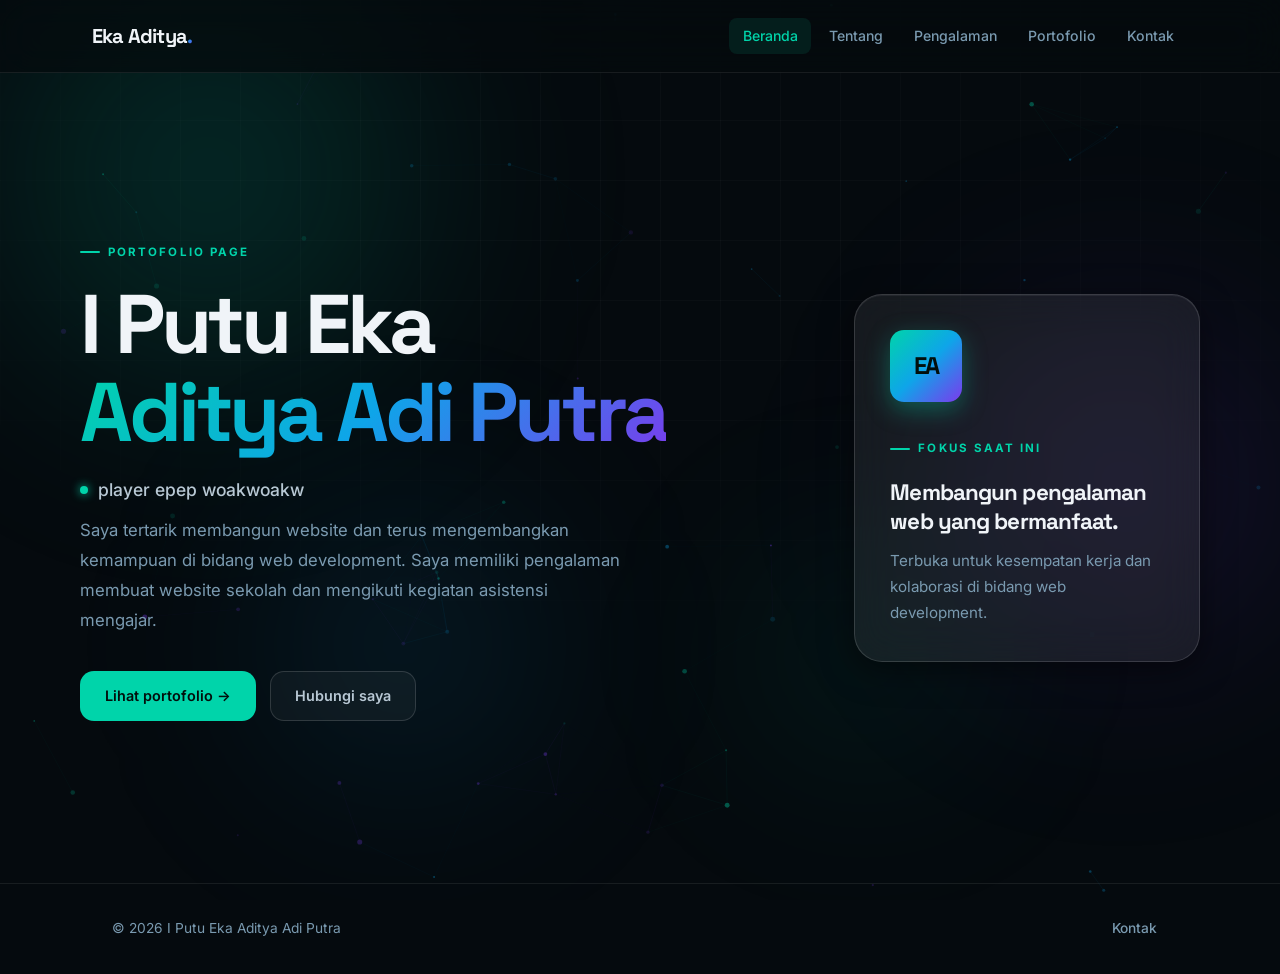
<file: index.html>
<!DOCTYPE html>
<html lang="id">
<head>
    <meta charset="UTF-8">
    <meta name="viewport" content="width=device-width, initial-scale=1.0">
    <meta name="description" content="Portofolio I Putu Eka Aditya Adi Putra, Web Developer.">
    <title>I Putu Eka Aditya Adi Putra | Web Developer</title>
    <link rel="stylesheet" href="style.css">
</head>
<body>

    <!-- ── ANIMATED BACKGROUND ──────────────────────────── -->
    <div class="bg-canvas" aria-hidden="true">
        <canvas id="particleCanvas"></canvas>
        <div class="orb orb-1"></div>
        <div class="orb orb-2"></div>
        <div class="orb orb-3"></div>
        <div class="orb orb-4"></div>
        <div class="grid-overlay"></div>
    </div>

    <header class="site-header">
        <a class="brand" href="index.html">Eka Aditya<span>.</span></a>
        <nav class="site-nav" aria-label="Navigasi utama">
            <a href="index.html" aria-current="page">Beranda</a>
            <a href="tentang.html">Tentang</a>
            <a href="pengalaman.html">Pengalaman</a>
            <a href="portofolio.html">Portofolio</a>
            <a href="kontak.html">Kontak</a>
        </nav>
    </header>

    <main>
        <!-- ── HERO ────────────────────────────────────────── -->
        <section class="hero section-wrap">
            <div class="hero-copy">
                <p class="eyebrow">Portofolio Page</p>
                <h1>I Putu Eka<br><span class="gradient-text">Aditya Adi Putra</span></h1>
                <p class="hero-role">player epep woakwoakw</p>
                <p class="hero-intro">Saya tertarik membangun website dan terus mengembangkan kemampuan di bidang web development. Saya memiliki pengalaman membuat website sekolah dan mengikuti kegiatan asistensi mengajar.</p>
                <div class="hero-actions">
                    <a class="button button-primary" href="portofolio.html">Lihat portofolio →</a>
                    <a class="button button-secondary" href="kontak.html">Hubungi saya</a>
                </div>
            </div>
            <div class="hero-card" aria-label="Ringkasan profil">
                <span class="hero-mark" aria-hidden="true">EA</span>
                <p class="card-label">Fokus Saat Ini</p>
                <h2>Membangun pengalaman web yang bermanfaat.</h2>
                <p>Terbuka untuk kesempatan kerja dan kolaborasi di bidang web development.</p>
            </div>
        </section>
    </main>

    <footer class="site-footer">
        <p>&copy; 2026 I Putu Eka Aditya Adi Putra</p>
        <a href="kontak.html">Kontak</a>
    </footer>

    <!-- ── PARTICLE ANIMATION SCRIPT ────────────────────── -->
    <script>
    (function () {
        const canvas = document.getElementById('particleCanvas');
        if (!canvas) return;
        const ctx = canvas.getContext('2d');
        let W, H, particles, mouse = { x: -9999, y: -9999 };

        const CONFIG = {
            count: 70, maxDist: 130, speed: 0.45,
            radius: 1.8, mouseRadius: 120,
            colors: ['#00d4aa', '#0ea5e9', '#7c3aed'],
        };

        function resize() {
            W = canvas.width  = window.innerWidth;
            H = canvas.height = window.innerHeight;
        }

        function Particle() {
            this.reset = function () {
                this.x  = Math.random() * W;
                this.y  = Math.random() * H;
                this.vx = (Math.random() - 0.5) * CONFIG.speed;
                this.vy = (Math.random() - 0.5) * CONFIG.speed;
                this.r  = Math.random() * CONFIG.radius + 0.8;
                this.color = CONFIG.colors[Math.floor(Math.random() * CONFIG.colors.length)];
                this.alpha = Math.random() * 0.5 + 0.2;
            };
            this.reset();
            this.update = function () {
                const dx = this.x - mouse.x, dy = this.y - mouse.y;
                const dist = Math.hypot(dx, dy);
                if (dist < CONFIG.mouseRadius && dist > 0) {
                    const force = (CONFIG.mouseRadius - dist) / CONFIG.mouseRadius * 0.8;
                    this.x += (dx / dist) * force * 3;
                    this.y += (dy / dist) * force * 3;
                }
                this.x += this.vx; this.y += this.vy;
                if (this.x < -20) this.x = W + 20;
                if (this.x > W + 20) this.x = -20;
                if (this.y < -20) this.y = H + 20;
                if (this.y > H + 20) this.y = -20;
            };
            this.draw = function () {
                ctx.save();
                ctx.globalAlpha = this.alpha;
                ctx.fillStyle = this.color;
                ctx.beginPath();
                ctx.arc(this.x, this.y, this.r, 0, Math.PI * 2);
                ctx.fill();
                ctx.restore();
            };
        }

        function init() {
            particles = Array.from({ length: CONFIG.count }, () => new Particle());
        }

        function drawLines() {
            for (let i = 0; i < particles.length; i++) {
                for (let j = i + 1; j < particles.length; j++) {
                    const a = particles[i], b = particles[j];
                    const d = Math.hypot(a.x - b.x, a.y - b.y);
                    if (d < CONFIG.maxDist) {
                        ctx.save();
                        ctx.globalAlpha = (1 - d / CONFIG.maxDist) * 0.22;
                        ctx.strokeStyle = a.color;
                        ctx.lineWidth = 0.6;
                        ctx.beginPath();
                        ctx.moveTo(a.x, a.y);
                        ctx.lineTo(b.x, b.y);
                        ctx.stroke();
                        ctx.restore();
                    }
                }
            }
        }

        function loop() {
            ctx.clearRect(0, 0, W, H);
            particles.forEach(p => { p.update(); p.draw(); });
            drawLines();
            requestAnimationFrame(loop);
        }

        window.addEventListener('resize', () => { resize(); init(); });
        document.addEventListener('mousemove', e => { mouse.x = e.clientX; mouse.y = e.clientY; });
        document.addEventListener('mouseleave', () => { mouse.x = -9999; mouse.y = -9999; });

        resize(); init(); loop();
    })();
    </script>
</body>
</html>
</file>
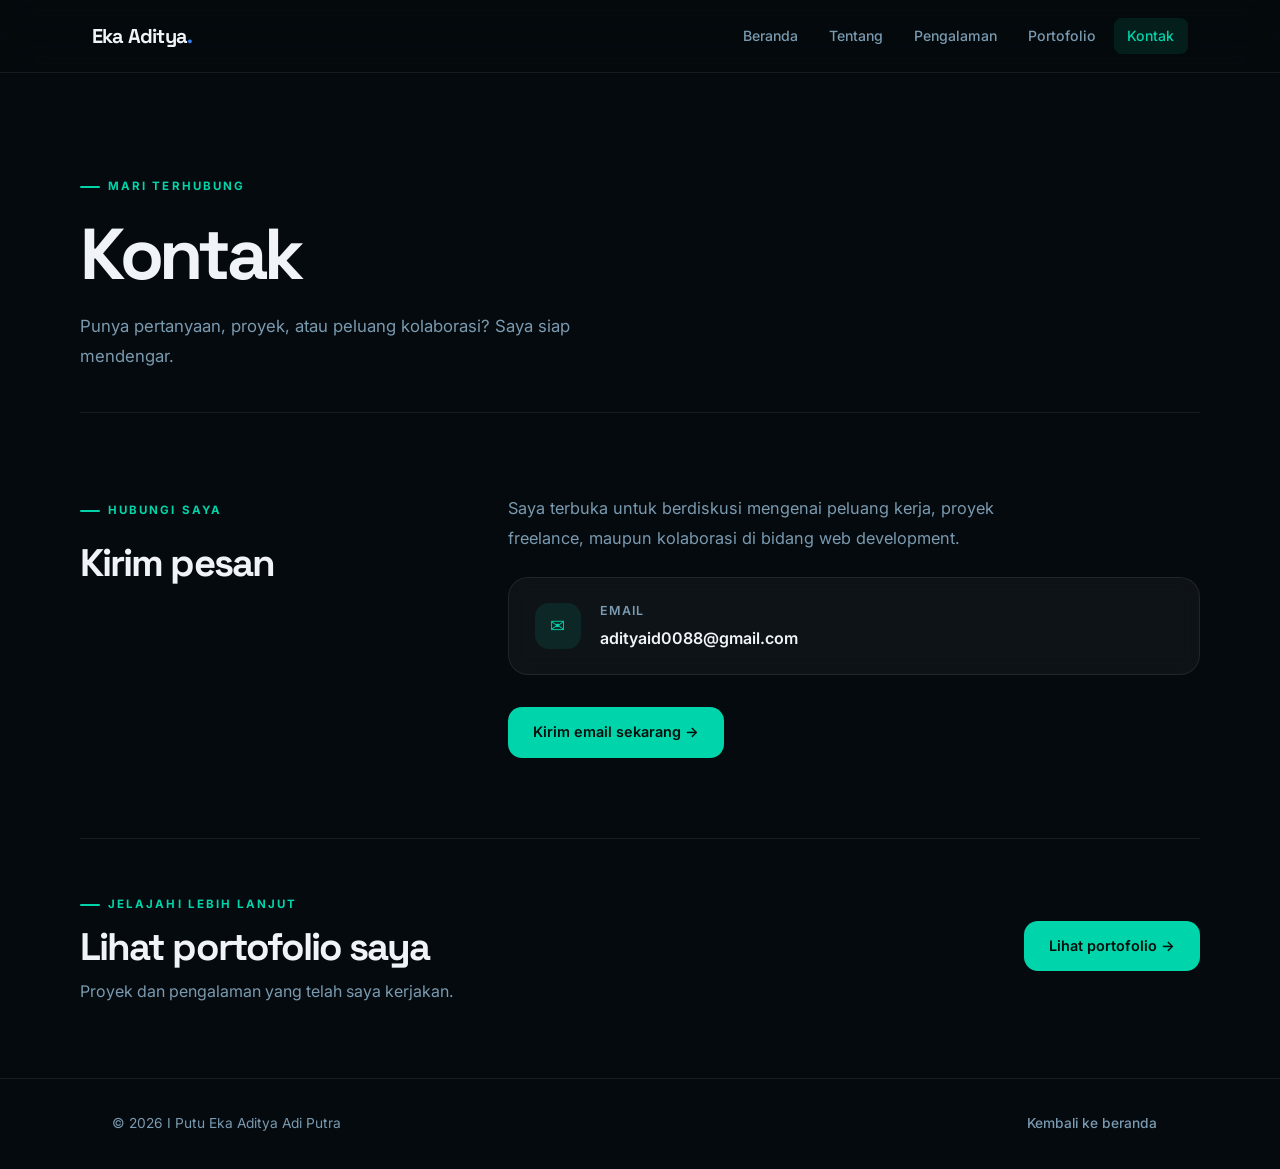
<file: kontak.html>
<!DOCTYPE html>
<html lang="id">
<head>
    <meta charset="UTF-8">
    <meta name="viewport" content="width=device-width, initial-scale=1.0">
    <meta name="description" content="Hubungi I Putu Eka Aditya Adi Putra, Web Developer.">
    <title>Kontak | I Putu Eka Aditya Adi Putra</title>
    <link rel="stylesheet" href="style.css">
</head>
<body>
    <header class="site-header">
        <a class="brand" href="index.html">Eka Aditya<span>.</span></a>
        <nav class="site-nav" aria-label="Navigasi utama">
            <a href="index.html">Beranda</a>
            <a href="tentang.html">Tentang</a>
            <a href="pengalaman.html">Pengalaman</a>
            <a href="portofolio.html">Portofolio</a>
            <a href="kontak.html" aria-current="page">Kontak</a>
        </nav>
    </header>

    <main>
        <!-- ── PAGE INTRO ─────────────────────────────────── -->
        <section class="page-intro section-wrap">
            <p class="eyebrow">Mari Terhubung</p>
            <h1>Kontak</h1>
            <p>Punya pertanyaan, proyek, atau peluang kolaborasi? Saya siap mendengar.</p>
        </section>

        <!-- ── CONTACT DETAILS ────────────────────────────── -->
        <section class="content-section section-wrap">
            <div class="section-heading">
                <p class="eyebrow">Hubungi saya</p>
                <h2>Kirim pesan</h2>
            </div>
            <div class="contact-detail-box">
                <p class="contact-detail-intro">Saya terbuka untuk berdiskusi mengenai peluang kerja, proyek freelance, maupun kolaborasi di bidang web development.</p>
                <div class="contact-links">
                    <a class="contact-link-item" href="mailto:adityaid0088@gmail.com">
                        <span class="contact-link-icon" aria-hidden="true">✉</span>
                        <div>
                            <p class="contact-link-label">Email</p>
                            <p class="contact-link-value">adityaid0088@gmail.com</p>
                        </div>
                    </a>
                </div>
                <a class="button button-primary contact-cta" href="mailto:adityaid0088@gmail.com">
                    Kirim email sekarang →
                </a>
            </div>
        </section>

        <!-- ── BACK LINKS ─────────────────────────────────── -->
        <section class="portfolio-contact section-wrap">
            <div>
                <p class="eyebrow">Jelajahi lebih lanjut</p>
                <h2>Lihat portofolio saya</h2>
                <p>Proyek dan pengalaman yang telah saya kerjakan.</p>
            </div>
            <a class="button button-primary" href="portofolio.html">Lihat portofolio →</a>
        </section>
    </main>

    <footer class="site-footer">
        <p>&copy; 2026 I Putu Eka Aditya Adi Putra</p>
        <a href="index.html">Kembali ke beranda</a>
    </footer>
</body>
</html>
</file>
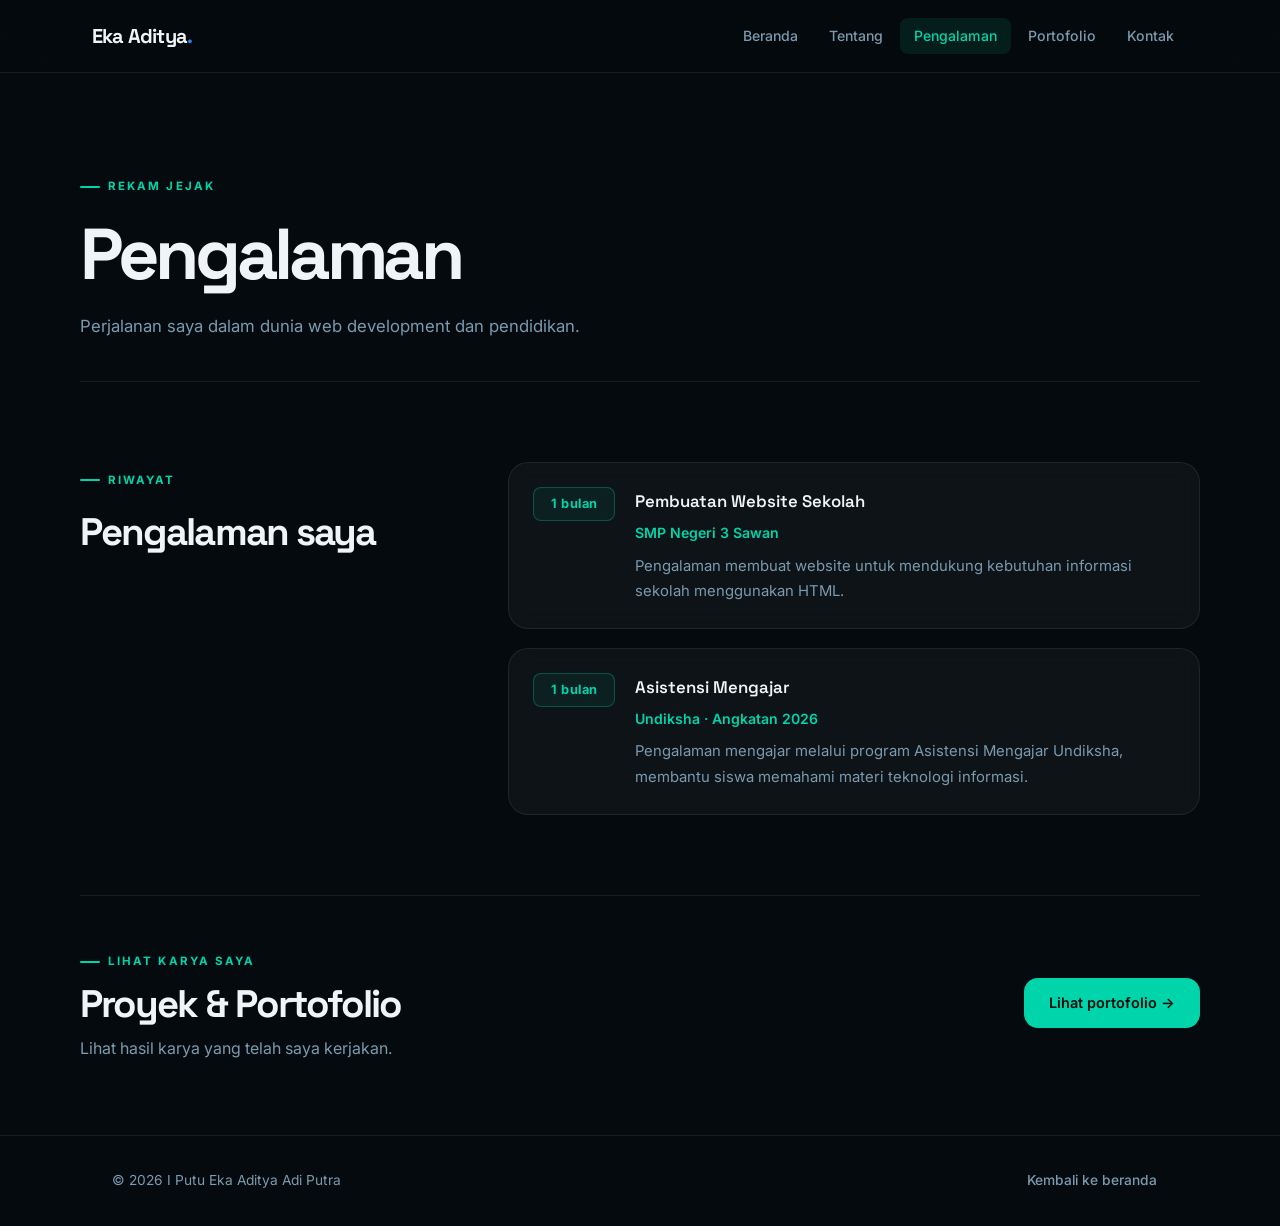
<file: pengalaman.html>
<!DOCTYPE html>
<html lang="id">
<head>
    <meta charset="UTF-8">
    <meta name="viewport" content="width=device-width, initial-scale=1.0">
    <meta name="description" content="Pengalaman kerja I Putu Eka Aditya Adi Putra, Web Developer.">
    <title>Pengalaman | I Putu Eka Aditya Adi Putra</title>
    <link rel="stylesheet" href="style.css">
</head>
<body>
    <header class="site-header">
        <a class="brand" href="index.html">Eka Aditya<span>.</span></a>
        <nav class="site-nav" aria-label="Navigasi utama">
            <a href="index.html">Beranda</a>
            <a href="tentang.html">Tentang</a>
            <a href="pengalaman.html" aria-current="page">Pengalaman</a>
            <a href="portofolio.html">Portofolio</a>
            <a href="kontak.html">Kontak</a>
        </nav>
    </header>

    <main>
        <!-- ── PAGE INTRO ─────────────────────────────────── -->
        <section class="page-intro section-wrap">
            <p class="eyebrow">Rekam Jejak</p>
            <h1>Pengalaman</h1>
            <p>Perjalanan saya dalam dunia web development dan pendidikan.</p>
        </section>

        <!-- ── EXPERIENCE LIST ────────────────────────────── -->
        <section class="content-section section-wrap">
            <div class="section-heading">
                <p class="eyebrow">Riwayat</p>
                <h2>Pengalaman saya</h2>
            </div>
            <div class="experience-list">
                <article class="experience-item">
                    <div class="experience-period">1 bulan</div>
                    <div>
                        <h3>Pembuatan Website Sekolah</h3>
                        <p class="experience-place">SMP Negeri 3 Sawan</p>
                        <p>Pengalaman membuat website untuk mendukung kebutuhan informasi sekolah menggunakan HTML.</p>
                    </div>
                </article>
                <article class="experience-item">
                    <div class="experience-period">1 bulan</div>
                    <div>
                        <h3>Asistensi Mengajar</h3>
                        <p class="experience-place">Undiksha · Angkatan 2026</p>
                        <p>Pengalaman mengajar melalui program Asistensi Mengajar Undiksha, membantu siswa memahami materi teknologi informasi.</p>
                    </div>
                </article>
            </div>
        </section>

        <!-- ── PORTFOLIO CONTACT ──────────────────────────── -->
        <section class="portfolio-contact section-wrap">
            <div>
                <p class="eyebrow">Lihat karya saya</p>
                <h2>Proyek &amp; Portofolio</h2>
                <p>Lihat hasil karya yang telah saya kerjakan.</p>
            </div>
            <a class="button button-primary" href="portofolio.html">Lihat portofolio →</a>
        </section>
    </main>

    <footer class="site-footer">
        <p>&copy; 2026 I Putu Eka Aditya Adi Putra</p>
        <a href="index.html">Kembali ke beranda</a>
    </footer>
</body>
</html>
</file>
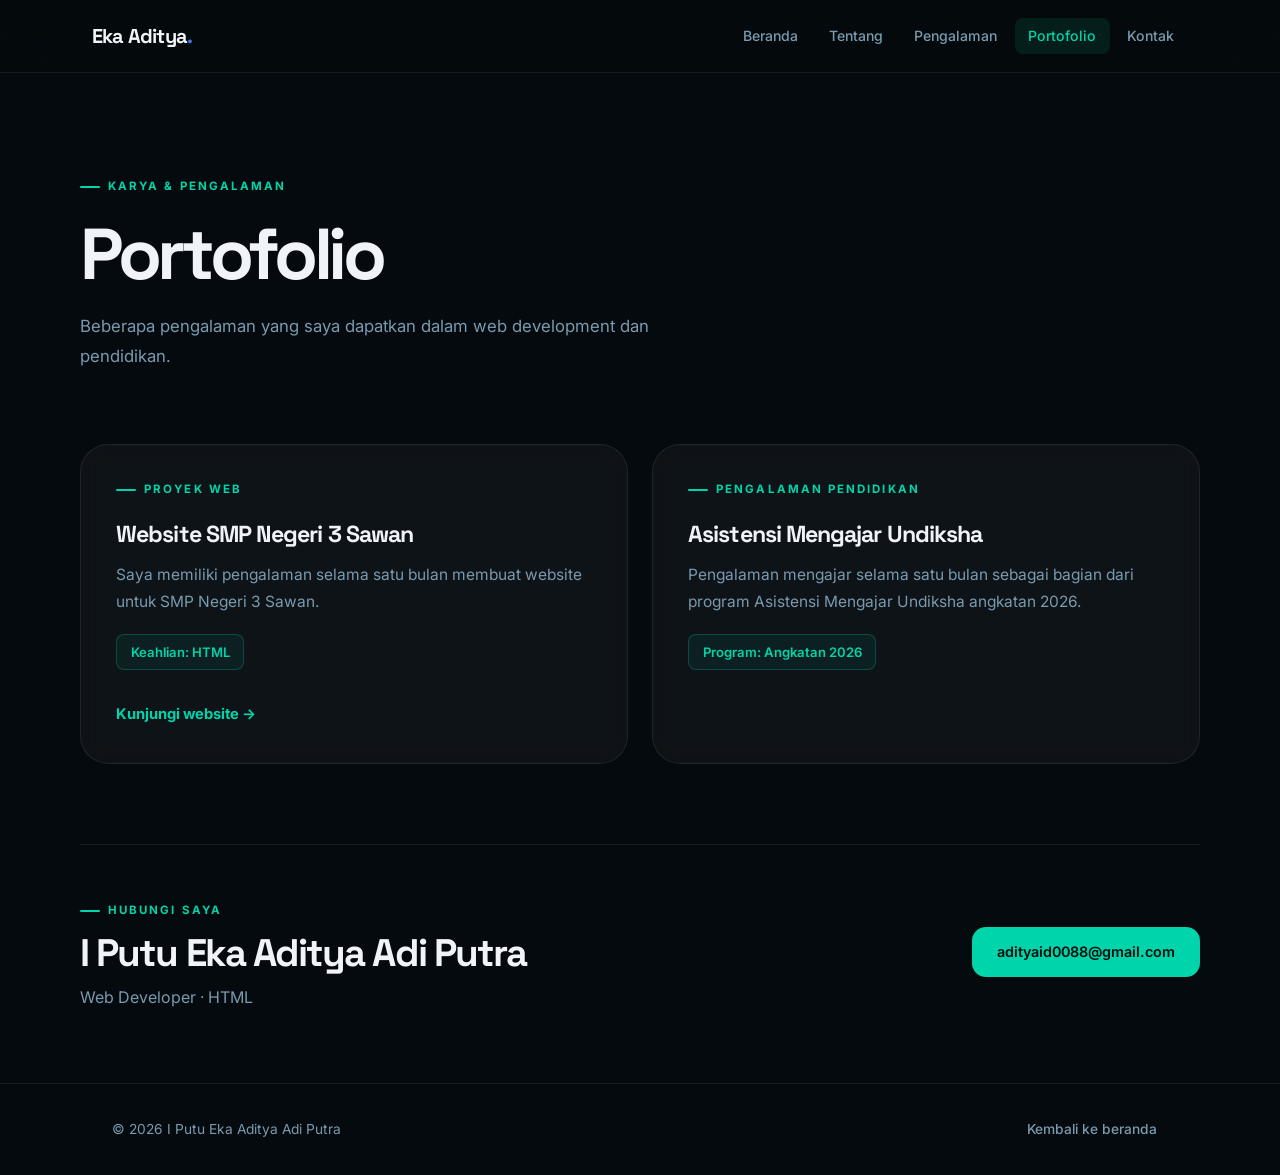
<file: portofolio.html>
<!DOCTYPE html>
<html lang="id">
<head>
    <meta charset="UTF-8">
    <meta name="viewport" content="width=device-width, initial-scale=1.0">
    <meta name="description" content="Pengalaman dan proyek I Putu Eka Aditya Adi Putra, Web Developer.">
    <title>Portofolio | I Putu Eka Aditya Adi Putra</title>
    <link rel="stylesheet" href="style.css">
</head>
<body>
    <header class="site-header">
        <a class="brand" href="index.html">Eka Aditya<span>.</span></a>
        <nav class="site-nav" aria-label="Navigasi utama">
            <a href="index.html">Beranda</a>
            <a href="tentang.html">Tentang</a>
            <a href="pengalaman.html">Pengalaman</a>
            <a href="portofolio.html" aria-current="page">Portofolio</a>
            <a href="kontak.html">Kontak</a>
        </nav>
    </header>

    <main>
        <!-- ── PAGE INTRO ─────────────────────────────────── -->
        <section class="page-intro section-wrap">
            <p class="eyebrow">Karya &amp; Pengalaman</p>
            <h1>Portofolio</h1>
            <p>Beberapa pengalaman yang saya dapatkan dalam web development dan pendidikan.</p>
        </section>

        <!-- ── PORTFOLIO GRID ─────────────────────────────── -->
        <section class="portfolio-grid section-wrap" aria-label="Proyek dan pengalaman">
            <article class="portfolio-card">
                <p class="card-label">Proyek Web</p>
                <h2>Website SMP Negeri 3 Sawan</h2>
                <p>Saya memiliki pengalaman selama satu bulan membuat website untuk SMP Negeri 3 Sawan.</p>
                <p class="project-skill">Keahlian: HTML</p>
                <a class="text-link" href="https://kumehkaa.github.io/ekaaditya.github.io/" target="_blank" rel="noopener noreferrer">
                    Kunjungi website →
                </a>
            </article>
            <article class="portfolio-card">
                <p class="card-label">Pengalaman Pendidikan</p>
                <h2>Asistensi Mengajar Undiksha</h2>
                <p>Pengalaman mengajar selama satu bulan sebagai bagian dari program Asistensi Mengajar Undiksha angkatan 2026.</p>
                <p class="project-skill">Program: Angkatan 2026</p>
            </article>
        </section>

        <!-- ── PORTFOLIO CONTACT ──────────────────────────── -->
        <section class="portfolio-contact section-wrap">
            <div>
                <p class="eyebrow">Hubungi Saya</p>
                <h2>I Putu Eka Aditya Adi Putra</h2>
                <p>Web Developer · HTML</p>
            </div>
            <a class="button button-primary" href="mailto:adityaid0088@gmail.com">adityaid0088@gmail.com</a>
        </section>
    </main>

    <footer class="site-footer">
        <p>&copy; 2026 I Putu Eka Aditya Adi Putra</p>
        <a href="index.html">Kembali ke beranda</a>
    </footer>
</body>
</html>
</file>
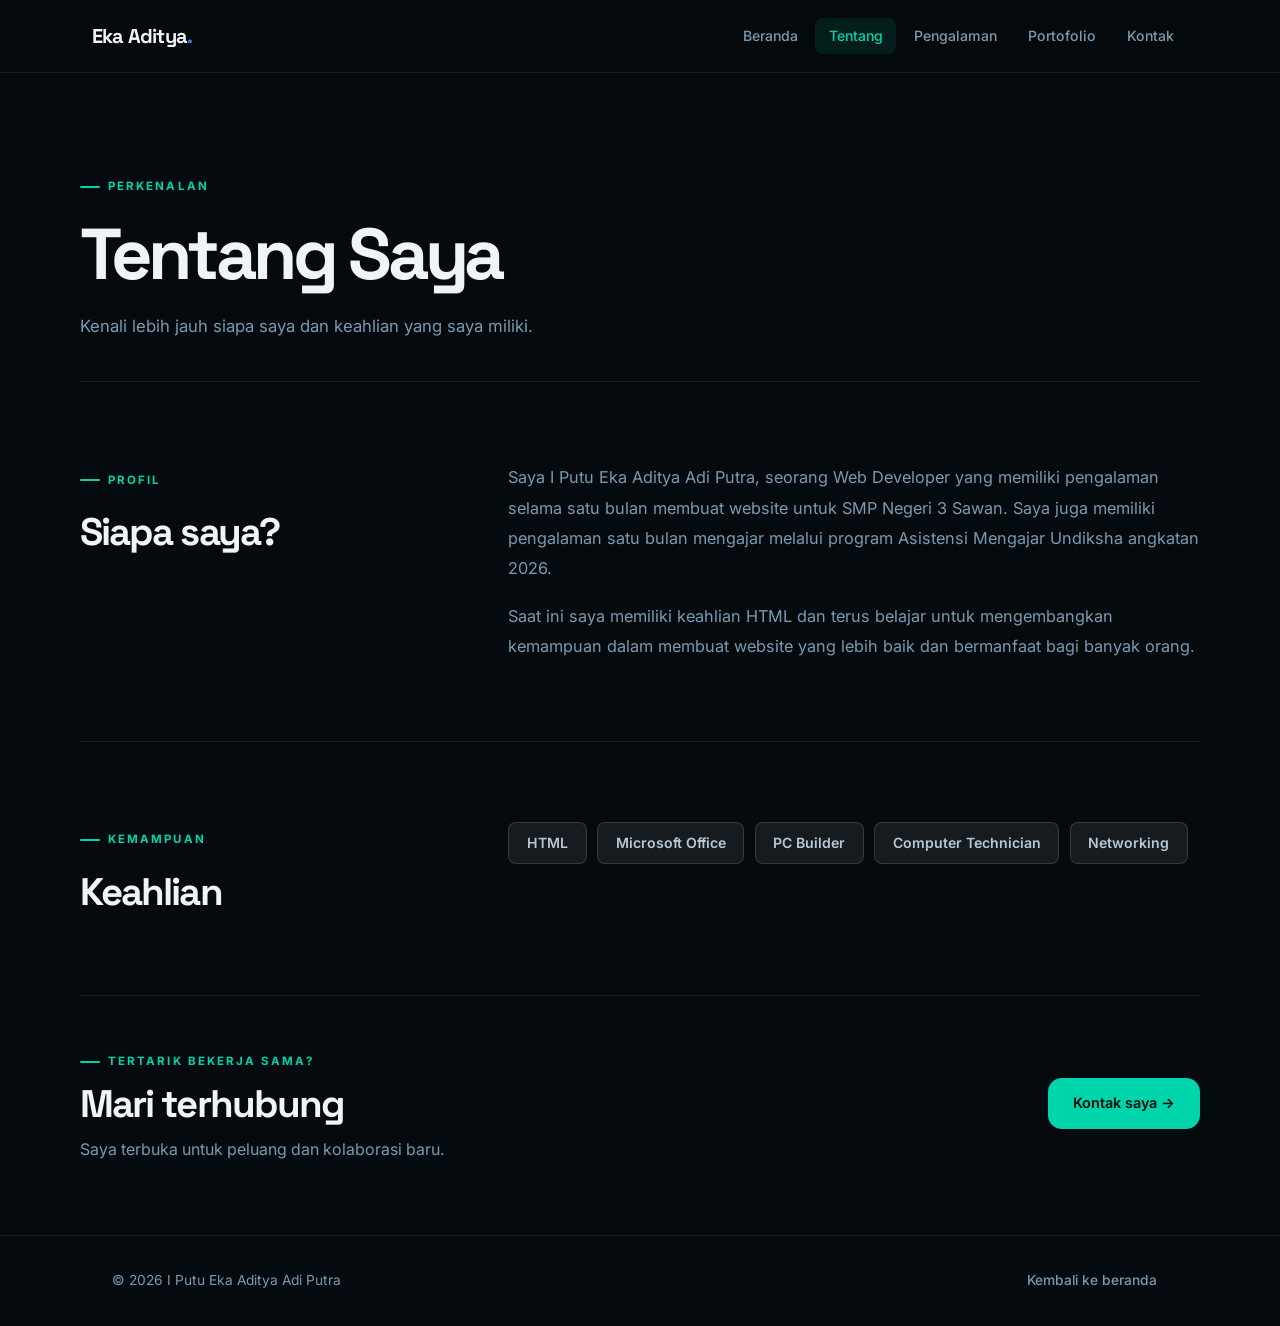
<file: tentang.html>
<!DOCTYPE html>
<html lang="id">
<head>
    <meta charset="UTF-8">
    <meta name="viewport" content="width=device-width, initial-scale=1.0">
    <meta name="description" content="Tentang I Putu Eka Aditya Adi Putra, Web Developer.">
    <title>Tentang | I Putu Eka Aditya Adi Putra</title>
    <link rel="stylesheet" href="style.css">
</head>
<body>
    <header class="site-header">
        <a class="brand" href="index.html">Eka Aditya<span>.</span></a>
        <nav class="site-nav" aria-label="Navigasi utama">
            <a href="index.html">Beranda</a>
            <a href="tentang.html" aria-current="page">Tentang</a>
            <a href="pengalaman.html">Pengalaman</a>
            <a href="portofolio.html">Portofolio</a>
            <a href="kontak.html">Kontak</a>
        </nav>
    </header>

    <main>
        <!-- ── PAGE INTRO ─────────────────────────────────── -->
        <section class="page-intro section-wrap">
            <p class="eyebrow">Perkenalan</p>
            <h1>Tentang Saya</h1>
            <p>Kenali lebih jauh siapa saya dan keahlian yang saya miliki.</p>
        </section>

        <!-- ── ABOUT ──────────────────────────────────────── -->
        <section class="content-section section-wrap">
            <div class="section-heading">
                <p class="eyebrow">Profil</p>
                <h2>Siapa saya?</h2>
            </div>
            <div class="about-copy">
                <p>Saya I Putu Eka Aditya Adi Putra, seorang Web Developer yang memiliki pengalaman selama satu bulan membuat website untuk SMP Negeri 3 Sawan. Saya juga memiliki pengalaman satu bulan mengajar melalui program Asistensi Mengajar Undiksha angkatan 2026.</p>
                <p>Saat ini saya memiliki keahlian HTML dan terus belajar untuk mengembangkan kemampuan dalam membuat website yang lebih baik dan bermanfaat bagi banyak orang.</p>
            </div>
        </section>

        <!-- ── KEAHLIAN ────────────────────────────────────── -->
        <section class="content-section section-wrap">
            <div class="section-heading">
                <p class="eyebrow">Kemampuan</p>
                <h2>Keahlian</h2>
            </div>
            <div class="skill-list" aria-label="Daftar keahlian">
                <span class="skill-tag">HTML</span>
                <span class="skill-tag">Microsoft Office</span>
                <span class="skill-tag">PC Builder</span>
                <span class="skill-tag">Computer Technician</span>
                <span class="skill-tag">Networking</span>
            </div>
        </section>

        <!-- ── PORTFOLIO CONTACT ──────────────────────────── -->
        <section class="portfolio-contact section-wrap">
            <div>
                <p class="eyebrow">Tertarik bekerja sama?</p>
                <h2>Mari terhubung</h2>
                <p>Saya terbuka untuk peluang dan kolaborasi baru.</p>
            </div>
            <a class="button button-primary" href="kontak.html">Kontak saya →</a>
        </section>
    </main>

    <footer class="site-footer">
        <p>&copy; 2026 I Putu Eka Aditya Adi Putra</p>
        <a href="index.html">Kembali ke beranda</a>
    </footer>
</body>
</html>
</file>
<file: style.css>
/* ============================================================
   MODERN PORTFOLIO – REDESIGN 2026
   ============================================================ */

@import url('https://fonts.googleapis.com/css2?family=Inter:wght@300;400;500;600;700;800;900&family=Space+Grotesk:wght@400;500;600;700&display=swap');

*, *::before, *::after {
    box-sizing: border-box;
}

:root {
    --bg:           #050a0e;
    --bg-2:         #090f14;
    --surface:      rgba(255,255,255,0.04);
    --surface-2:    rgba(255,255,255,0.07);
    --surface-3:    rgba(255,255,255,0.12);
    --border:       rgba(255,255,255,0.08);
    --border-2:     rgba(255,255,255,0.14);
    --ink:          #f0f4f8;
    --ink-2:        #b8c8d4;
    --ink-3:        #7a9ab0;
    --accent:       #00d4aa;
    --accent-2:     #00b894;
    --accent-glow:  rgba(0, 212, 170, 0.25);
    --accent-soft:  rgba(0, 212, 170, 0.1);
    --purple:       #7c3aed;
    --blue:         #0ea5e9;
    --gradient-hero: linear-gradient(135deg, #00d4aa 0%, #0ea5e9 50%, #7c3aed 100%);
    --radius-sm:    8px;
    --radius-md:    14px;
    --radius-lg:    20px;
    --radius-xl:    28px;
    --shadow-sm:    0 2px 8px rgba(0,0,0,0.4);
    --shadow-md:    0 8px 32px rgba(0,0,0,0.5);
    --shadow-lg:    0 20px 60px rgba(0,0,0,0.6);
    --shadow-glow:  0 0 30px rgba(0, 212, 170, 0.2);
}

html {
    scroll-behavior: smooth;
}

body {
    margin: 0;
    background: var(--bg);
    color: var(--ink);
    font-family: 'Inter', sans-serif;
    line-height: 1.7;
    overflow-x: hidden;
}

/* ── ANIMATED BACKGROUND CONTAINER ────────────────────── */
.bg-canvas {
    position: fixed;
    inset: 0;
    z-index: 0;
    overflow: hidden;
    pointer-events: none;
    background: var(--bg);
}

#particleCanvas {
    position: absolute;
    inset: 0;
    width: 100%;
    height: 100%;
    opacity: 0.55;
}

/* ── GRADIENT ORBS ─────────────────────────────────────── */
.orb {
    position: absolute;
    border-radius: 50%;
    filter: blur(90px);
    will-change: transform;
    animation-timing-function: ease-in-out;
    animation-iteration-count: infinite;
    animation-direction: alternate;
}

.orb-1 {
    width: 620px;
    height: 620px;
    top: -15%;
    left: -8%;
    background: radial-gradient(circle, rgba(0,212,170,0.20) 0%, transparent 70%);
    animation-name: orb-drift-1;
    animation-duration: 18s;
}
.orb-2 {
    width: 520px;
    height: 520px;
    top: 25%;
    right: -8%;
    background: radial-gradient(circle, rgba(124,58,237,0.17) 0%, transparent 70%);
    animation-name: orb-drift-2;
    animation-duration: 24s;
}
.orb-3 {
    width: 420px;
    height: 420px;
    bottom: 5%;
    left: 15%;
    background: radial-gradient(circle, rgba(14,165,233,0.14) 0%, transparent 70%);
    animation-name: orb-drift-3;
    animation-duration: 16s;
}
.orb-4 {
    width: 320px;
    height: 320px;
    top: 55%;
    right: 20%;
    background: radial-gradient(circle, rgba(0,212,170,0.12) 0%, transparent 70%);
    animation-name: orb-drift-4;
    animation-duration: 28s;
}

@keyframes orb-drift-1 {
    from { transform: translate(0, 0) scale(1); }
    to   { transform: translate(70px, 55px) scale(1.1); }
}
@keyframes orb-drift-2 {
    from { transform: translate(0, 0) scale(1); }
    to   { transform: translate(-80px, 65px) scale(1.08); }
}
@keyframes orb-drift-3 {
    from { transform: translate(0, 0) scale(1); }
    to   { transform: translate(60px, -55px) scale(1.12); }
}
@keyframes orb-drift-4 {
    from { transform: translate(0, 0) scale(1); }
    to   { transform: translate(-55px, -65px) scale(1.06); }
}

/* ── SUBTLE GRID OVERLAY ───────────────────────────────── */
.grid-overlay {
    position: absolute;
    inset: 0;
    background-image:
        linear-gradient(rgba(255,255,255,0.022) 1px, transparent 1px),
        linear-gradient(90deg, rgba(255,255,255,0.022) 1px, transparent 1px);
    background-size: 60px 60px;
    mask-image: radial-gradient(ellipse 80% 60% at 50% 25%, black 20%, transparent 90%);
    -webkit-mask-image: radial-gradient(ellipse 80% 60% at 50% 25%, black 20%, transparent 90%);
}

main, header, footer {
    position: relative;
    z-index: 2;
}

a {
    color: inherit;
    text-decoration: none;
}

/* ============================================================
   HEADER / NAV
   ============================================================ */
.site-header {
    position: sticky;
    top: 0;
    z-index: 100;
    display: flex;
    align-items: center;
    justify-content: space-between;
    gap: 2rem;
    max-width: 1200px;
    margin: 0 auto;
    padding: 1.1rem 2rem;
    background: rgba(5, 10, 14, 0.7);
    backdrop-filter: blur(20px);
    -webkit-backdrop-filter: blur(20px);
    border-bottom: 1px solid var(--border);
}

/* make the sticky header span full width */
.site-header {
    max-width: 100%;
    padding-inline: max(2rem, calc((100% - 1160px) / 2 + 2rem));
}

.brand {
    font-family: 'Space Grotesk', sans-serif;
    font-size: 1.25rem;
    font-weight: 700;
    letter-spacing: -0.04em;
    color: var(--ink);
    white-space: nowrap;
    transition: opacity 0.2s;
}

.brand:hover { opacity: 0.8; }

.brand span {
    background: var(--gradient-hero);
    -webkit-background-clip: text;
    -webkit-text-fill-color: transparent;
    background-clip: text;
}

.site-nav {
    display: flex;
    flex-wrap: wrap;
    justify-content: flex-end;
    gap: 0.25rem;
}

.site-nav a,
.site-footer a {
    color: var(--ink-3);
    font-size: 0.88rem;
    font-weight: 500;
    text-decoration: none;
    padding: 0.4rem 0.85rem;
    border-radius: var(--radius-sm);
    transition: color 0.2s, background 0.2s;
}

.site-nav a:hover,
.site-nav a[aria-current="page"],
.site-footer a:hover {
    color: var(--accent);
    background: var(--accent-soft);
}

/* ============================================================
   LAYOUT UTILS
   ============================================================ */
.section-wrap {
    width: min(100% - 4rem, 1120px);
    margin-inline: auto;
}

/* ============================================================
   HERO
   ============================================================ */
.hero {
    display: grid;
    grid-template-columns: minmax(0, 1.35fr) minmax(280px, 0.65fr);
    align-items: center;
    gap: 3.5rem;
    min-height: 90vh;
    padding-top: 6rem;
    padding-bottom: 6rem;
}

.eyebrow, .card-label {
    display: inline-flex;
    align-items: center;
    gap: 0.5rem;
    margin: 0 0 1.2rem;
    color: var(--accent);
    font-size: 0.72rem;
    font-weight: 700;
    letter-spacing: 0.18em;
    text-transform: uppercase;
}

.eyebrow::before, .card-label::before {
    content: '';
    display: inline-block;
    width: 20px;
    height: 2px;
    background: var(--accent);
    border-radius: 2px;
}

.hero h1 {
    margin: 0;
    font-family: 'Space Grotesk', sans-serif;
    font-size: clamp(2.8rem, 7vw, 5.2rem);
    font-weight: 800;
    letter-spacing: -0.05em;
    line-height: 1.05;
}

.hero h1 .gradient-text {
    background: var(--gradient-hero);
    -webkit-background-clip: text;
    -webkit-text-fill-color: transparent;
    background-clip: text;
}

.hero-role {
    display: inline-flex;
    align-items: center;
    gap: 0.6rem;
    margin: 1.2rem 0 0.6rem;
    color: var(--ink-2);
    font-size: 1.1rem;
    font-weight: 500;
}

.hero-role::before {
    content: '';
    display: inline-block;
    width: 8px;
    height: 8px;
    background: var(--accent);
    border-radius: 50%;
    box-shadow: 0 0 10px var(--accent);
    animation: pulse-dot 2s infinite;
}

@keyframes pulse-dot {
    0%, 100% { box-shadow: 0 0 6px var(--accent); }
    50%       { box-shadow: 0 0 18px var(--accent), 0 0 30px rgba(0,212,170,0.3); }
}

.hero-intro {
    max-width: 540px;
    margin: 0;
    color: var(--ink-3);
    font-size: 1.05rem;
    line-height: 1.8;
}

.hero-actions {
    display: flex;
    flex-wrap: wrap;
    gap: 0.9rem;
    margin-top: 2.2rem;
}

/* ============================================================
   BUTTONS
   ============================================================ */
.button {
    display: inline-flex;
    align-items: center;
    justify-content: center;
    gap: 0.5rem;
    min-height: 50px;
    padding: 0.75rem 1.5rem;
    border: 1px solid transparent;
    border-radius: var(--radius-md);
    font-size: 0.9rem;
    font-weight: 600;
    text-decoration: none;
    transition: all 0.25s cubic-bezier(0.4,0,0.2,1);
    position: relative;
    overflow: hidden;
}

.button-primary {
    background: var(--accent);
    color: #020f0c;
    box-shadow: 0 0 0 rgba(0,212,170,0);
}

.button-primary:hover {
    background: var(--accent-2);
    box-shadow: var(--shadow-glow);
    transform: translateY(-2px);
}

.button-secondary {
    border-color: var(--border-2);
    background: var(--surface);
    color: var(--ink-2);
    backdrop-filter: blur(10px);
}

.button-secondary:hover {
    border-color: var(--accent);
    color: var(--accent);
    background: var(--accent-soft);
    transform: translateY(-2px);
}

.button-light {
    flex-shrink: 0;
    background: var(--accent);
    color: #020f0c;
    font-weight: 700;
}

.button-light:hover {
    background: var(--accent-2);
    box-shadow: var(--shadow-glow);
    transform: translateY(-2px);
}

/* ============================================================
   HERO CARD (Glass)
   ============================================================ */
.hero-card {
    padding: 2.2rem;
    border: 1px solid var(--border-2);
    border-radius: var(--radius-xl);
    background: var(--surface-2);
    backdrop-filter: blur(20px);
    -webkit-backdrop-filter: blur(20px);
    box-shadow: var(--shadow-md), inset 0 1px 0 rgba(255,255,255,0.06);
    transition: box-shadow 0.3s, transform 0.3s;
}

.hero-card:hover {
    box-shadow: var(--shadow-lg), var(--shadow-glow);
    transform: translateY(-4px);
}

.hero-mark {
    display: grid;
    width: 72px;
    height: 72px;
    margin-bottom: 1.8rem;
    place-items: center;
    border-radius: var(--radius-md);
    background: var(--gradient-hero);
    color: #020f0c;
    font-family: 'Space Grotesk', sans-serif;
    font-size: 1.5rem;
    font-weight: 800;
    letter-spacing: -0.05em;
    box-shadow: 0 8px 24px rgba(0,212,170,0.35);
}

.hero-card h2 {
    margin: 0 0 0.75rem;
    font-family: 'Space Grotesk', sans-serif;
    font-size: 1.4rem;
    font-weight: 700;
    letter-spacing: -0.04em;
    line-height: 1.3;
    color: var(--ink);
}

.hero-card > p:last-child {
    margin: 0;
    color: var(--ink-3);
    font-size: 0.95rem;
    line-height: 1.7;
}

/* ============================================================
   CONTENT SECTIONS
   ============================================================ */
.content-section {
    display: grid;
    grid-template-columns: minmax(180px, 0.7fr) minmax(0, 1.3fr);
    gap: 3.5rem;
    padding-top: 5rem;
    padding-bottom: 5rem;
    border-top: 1px solid var(--border);
}

.section-heading h2,
.contact-inner h2,
.portfolio-contact h2 {
    margin: 0;
    font-family: 'Space Grotesk', sans-serif;
    font-size: clamp(1.8rem, 3vw, 2.4rem);
    font-weight: 700;
    letter-spacing: -0.05em;
    line-height: 1.2;
    color: var(--ink);
}

/* ── ABOUT ─────────────────────────────────────────────── */
.about-copy p {
    margin: 0 0 1.1rem;
    color: var(--ink-3);
    font-size: 1.02rem;
    line-height: 1.85;
}

.about-copy p:last-child { margin: 0; }

/* ── EXPERIENCE ────────────────────────────────────────── */
.experience-list {
    display: grid;
    gap: 1.2rem;
}

.experience-item {
    display: flex;
    gap: 1.2rem;
    padding: 1.5rem;
    border: 1px solid var(--border);
    border-radius: var(--radius-lg);
    background: var(--surface);
    backdrop-filter: blur(10px);
    transition: border-color 0.25s, background 0.25s, transform 0.25s;
}

.experience-item:hover {
    border-color: var(--border-2);
    background: var(--surface-2);
    transform: translateX(4px);
}

.experience-period {
    flex-shrink: 0;
    min-width: 82px;
    padding: 0.3rem 0.75rem;
    height: fit-content;
    border: 1px solid rgba(0,212,170,0.3);
    border-radius: var(--radius-sm);
    background: rgba(0,212,170,0.07);
    color: var(--accent);
    font-size: 0.8rem;
    font-weight: 700;
    letter-spacing: 0.04em;
    text-align: center;
}

.experience-item h3 {
    margin: 0;
    font-family: 'Space Grotesk', sans-serif;
    font-size: 1.05rem;
    font-weight: 600;
    color: var(--ink);
}

.experience-place {
    margin: 0.3rem 0 0.55rem !important;
    color: var(--accent) !important;
    font-size: 0.88rem !important;
    font-weight: 600 !important;
}

.experience-item > div > p:last-child {
    margin: 0;
    color: var(--ink-3);
    font-size: 0.93rem;
}

/* ── SKILLS ────────────────────────────────────────────── */
.skill-list {
    display: flex;
    flex-wrap: wrap;
    gap: 0.65rem;
    align-content: flex-start;
}

.skill-tag {
    padding: 0.5rem 1.1rem;
    border: 1px solid var(--border-2);
    border-radius: var(--radius-sm);
    background: var(--surface-2);
    color: var(--ink-2);
    font-size: 0.88rem;
    font-weight: 600;
    transition: border-color 0.2s, color 0.2s, background 0.2s, transform 0.2s;
    cursor: default;
}

.skill-tag:hover {
    border-color: var(--accent);
    color: var(--accent);
    background: var(--accent-soft);
    transform: translateY(-2px);
}

/* ============================================================
   CONTACT SECTION
   ============================================================ */
.contact-section {
    margin-top: 2rem;
    background: linear-gradient(135deg, rgba(0,212,170,0.06) 0%, rgba(124,58,237,0.06) 100%);
    border-top: 1px solid var(--border);
}

.contact-inner {
    display: flex;
    align-items: center;
    justify-content: space-between;
    gap: 2.5rem;
    padding-top: 5rem;
    padding-bottom: 5rem;
}

.contact-inner .eyebrow {
    color: var(--accent);
}

.contact-inner h2 {
    margin: 0.6rem 0;
    color: var(--ink);
}

.contact-inner > div > p:last-child {
    margin: 0;
    color: var(--ink-3);
}

/* ============================================================
   PORTFOLIO PAGE
   ============================================================ */
.page-intro {
    padding-top: 6rem;
    padding-bottom: 2.5rem;
}

.page-intro h1 {
    margin: 0;
    font-family: 'Space Grotesk', sans-serif;
    font-size: clamp(2.8rem, 7vw, 4.5rem);
    font-weight: 800;
    letter-spacing: -0.06em;
    line-height: 1.08;
    color: var(--ink);
}

.page-intro > p:last-child {
    max-width: 580px;
    margin: 1.1rem 0 0;
    color: var(--ink-3);
    font-size: 1.05rem;
    line-height: 1.8;
}

.portfolio-grid {
    display: grid;
    grid-template-columns: repeat(2, minmax(0, 1fr));
    gap: 1.5rem;
    padding-top: 2rem;
    padding-bottom: 5rem;
}

.portfolio-card {
    display: flex;
    min-height: 320px;
    flex-direction: column;
    align-items: flex-start;
    padding: 2.2rem;
    border: 1px solid var(--border);
    border-radius: var(--radius-xl);
    background: var(--surface);
    backdrop-filter: blur(10px);
    transition: border-color 0.3s, background 0.3s, transform 0.3s, box-shadow 0.3s;
    position: relative;
    overflow: hidden;
}

.portfolio-card::before {
    content: '';
    position: absolute;
    inset: 0;
    background: var(--gradient-hero);
    opacity: 0;
    transition: opacity 0.3s;
    border-radius: inherit;
    z-index: 0;
}

.portfolio-card:hover {
    border-color: rgba(0,212,170,0.35);
    background: var(--surface-2);
    transform: translateY(-6px);
    box-shadow: var(--shadow-lg), 0 0 40px rgba(0,212,170,0.1);
}

.portfolio-card > * {
    position: relative;
    z-index: 1;
}

.portfolio-card h2 {
    margin: 0 0 0.75rem;
    font-family: 'Space Grotesk', sans-serif;
    font-size: 1.45rem;
    font-weight: 700;
    letter-spacing: -0.04em;
    line-height: 1.3;
    color: var(--ink);
}

.portfolio-card > p:not(.card-label, .project-skill) {
    margin: 0;
    color: var(--ink-3);
    font-size: 0.97rem;
    line-height: 1.75;
}

.project-skill {
    display: inline-flex;
    align-items: center;
    gap: 0.4rem;
    margin: 1.2rem 0 0 !important;
    padding: 0.35rem 0.85rem;
    border: 1px solid rgba(0,212,170,0.25);
    border-radius: var(--radius-sm);
    background: rgba(0,212,170,0.07);
    color: var(--accent) !important;
    font-size: 0.82rem !important;
    font-weight: 600 !important;
}

.text-link {
    display: inline-flex;
    align-items: center;
    gap: 0.4rem;
    margin-top: auto;
    padding-top: 1.5rem;
    color: var(--accent);
    font-weight: 700;
    font-size: 0.92rem;
    text-decoration: none;
    transition: gap 0.2s, color 0.2s;
}

.text-link:hover {
    gap: 0.7rem;
    color: var(--ink);
}

/* ── PORTFOLIO CONTACT ─────────────────────────────────── */
.portfolio-contact {
    display: flex;
    align-items: center;
    justify-content: space-between;
    gap: 2rem;
    padding-top: 3rem;
    padding-bottom: 4.5rem;
    border-top: 1px solid var(--border);
}

.portfolio-contact .eyebrow { margin-bottom: 0.6rem; }

.portfolio-contact > div > p:last-child {
    margin: 0.5rem 0 0;
    color: var(--ink-3);
}

/* ============================================================
   FOOTER
   ============================================================ */
.site-footer {
    display: flex;
    align-items: center;
    justify-content: space-between;
    gap: 1rem;
    padding: 1.8rem max(2rem, calc((100% - 1120px) / 2 + 2rem));
    border-top: 1px solid var(--border);
    color: var(--ink-3);
    font-size: 0.86rem;
}

.site-footer p { margin: 0; }

.site-footer a {
    font-size: 0.86rem;
    padding: 0.3rem 0.7rem;
    border-radius: var(--radius-sm);
}

/* ============================================================
   SCROLL REVEAL ANIMATIONS
   ============================================================ */
@keyframes fadeInUp {
    from { opacity: 0; transform: translateY(30px); }
    to   { opacity: 1; transform: translateY(0); }
}

.hero-copy > * {
    animation: fadeInUp 0.6s cubic-bezier(0.4,0,0.2,1) both;
}
.hero-copy > *:nth-child(1) { animation-delay: 0.05s; }
.hero-copy > *:nth-child(2) { animation-delay: 0.12s; }
.hero-copy > *:nth-child(3) { animation-delay: 0.19s; }
.hero-copy > *:nth-child(4) { animation-delay: 0.26s; }
.hero-copy > *:nth-child(5) { animation-delay: 0.33s; }

.hero-card {
    animation: fadeInUp 0.6s 0.2s cubic-bezier(0.4,0,0.2,1) both;
}

/* ============================================================
   RESPONSIVE
   ============================================================ */
@media (max-width: 760px) {
    .site-header {
        align-items: flex-start;
        flex-direction: column;
        gap: 0.75rem;
        padding-inline: 1.5rem;
    }

    .site-nav {
        justify-content: flex-start;
        gap: 0.25rem;
    }

    .hero {
        grid-template-columns: 1fr;
        gap: 2.5rem;
        min-height: auto;
        padding-top: 4rem;
        padding-bottom: 4.5rem;
    }

    .hero-card { max-width: 100%; }

    .content-section {
        grid-template-columns: 1fr;
        gap: 1.75rem;
        padding-top: 3.5rem;
        padding-bottom: 3.5rem;
    }

    .contact-inner,
    .portfolio-contact {
        align-items: flex-start;
        flex-direction: column;
    }

    .portfolio-grid {
        grid-template-columns: 1fr;
    }

    .page-intro {
        padding-top: 4rem;
    }
}

@media (max-width: 440px) {
    .section-wrap {
        width: min(100% - 2.5rem, 1120px);
    }

    .experience-item {
        flex-direction: column;
        gap: 0.75rem;
    }

    .experience-period {
        align-self: flex-start;
    }

    .portfolio-card {
        min-height: 280px;
        padding: 1.75rem;
    }

    .site-footer {
        align-items: flex-start;
        flex-direction: column;
        padding-inline: 1.5rem;
    }
}

/* ============================================================
   CONTACT PAGE COMPONENTS
   ============================================================ */
.contact-detail-box {
    display: flex;
    flex-direction: column;
    gap: 1.5rem;
}

.contact-detail-intro {
    margin: 0;
    color: var(--ink-3);
    font-size: 1.02rem;
    line-height: 1.85;
    max-width: 520px;
}

.contact-links {
    display: flex;
    flex-direction: column;
    gap: 1rem;
}

.contact-link-item {
    display: flex;
    align-items: center;
    gap: 1.2rem;
    padding: 1.4rem 1.6rem;
    border: 1px solid var(--border);
    border-radius: var(--radius-lg);
    background: var(--surface);
    backdrop-filter: blur(10px);
    text-decoration: none;
    transition: border-color 0.25s, background 0.25s, transform 0.25s;
}

.contact-link-item:hover {
    border-color: rgba(0,212,170,0.35);
    background: var(--surface-2);
    transform: translateX(6px);
}

.contact-link-icon {
    flex-shrink: 0;
    display: grid;
    place-items: center;
    width: 46px;
    height: 46px;
    border-radius: var(--radius-md);
    background: var(--accent-soft);
    color: var(--accent);
    font-size: 1.1rem;
}

.contact-link-label {
    margin: 0 0 0.2rem;
    color: var(--ink-3);
    font-size: 0.78rem;
    font-weight: 600;
    letter-spacing: 0.08em;
    text-transform: uppercase;
}

.contact-link-value {
    margin: 0;
    color: var(--ink);
    font-size: 1rem;
    font-weight: 600;
}

.contact-cta {
    align-self: flex-start;
    margin-top: 0.5rem;
}
</file>
